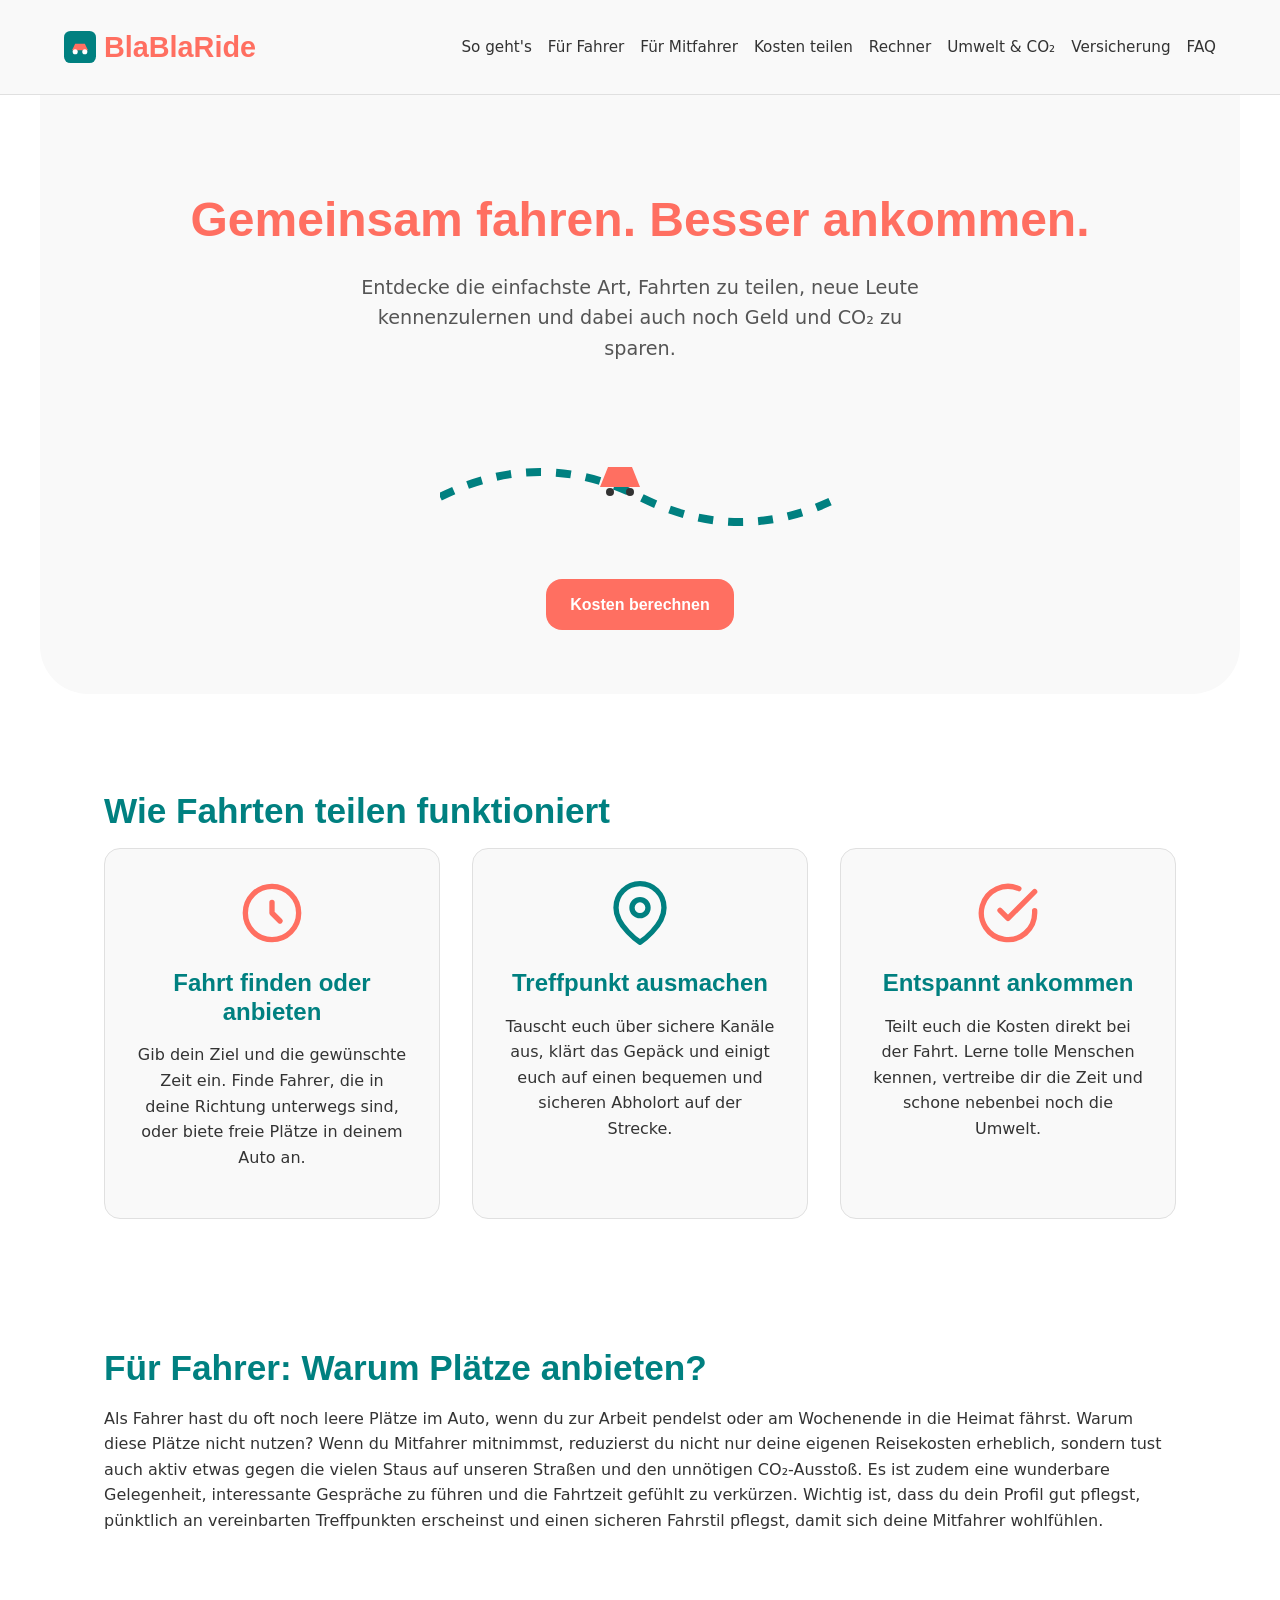
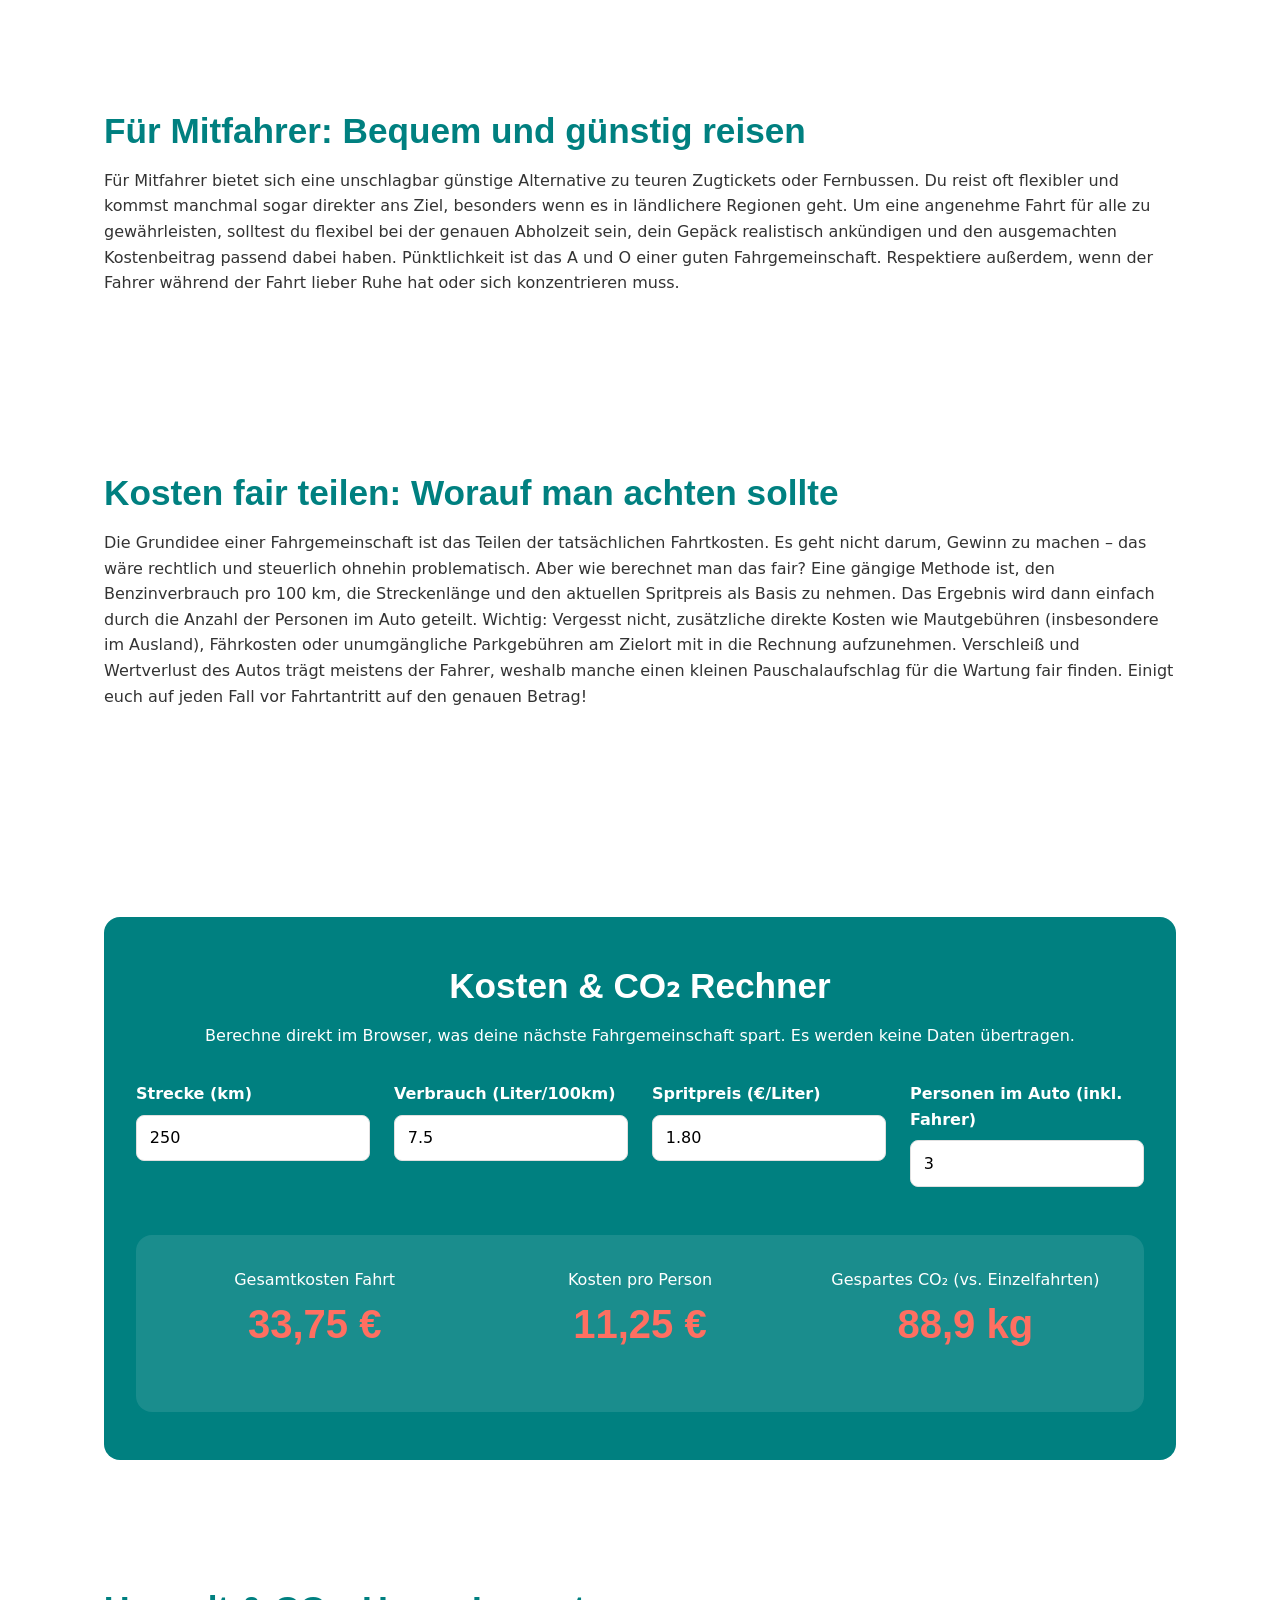
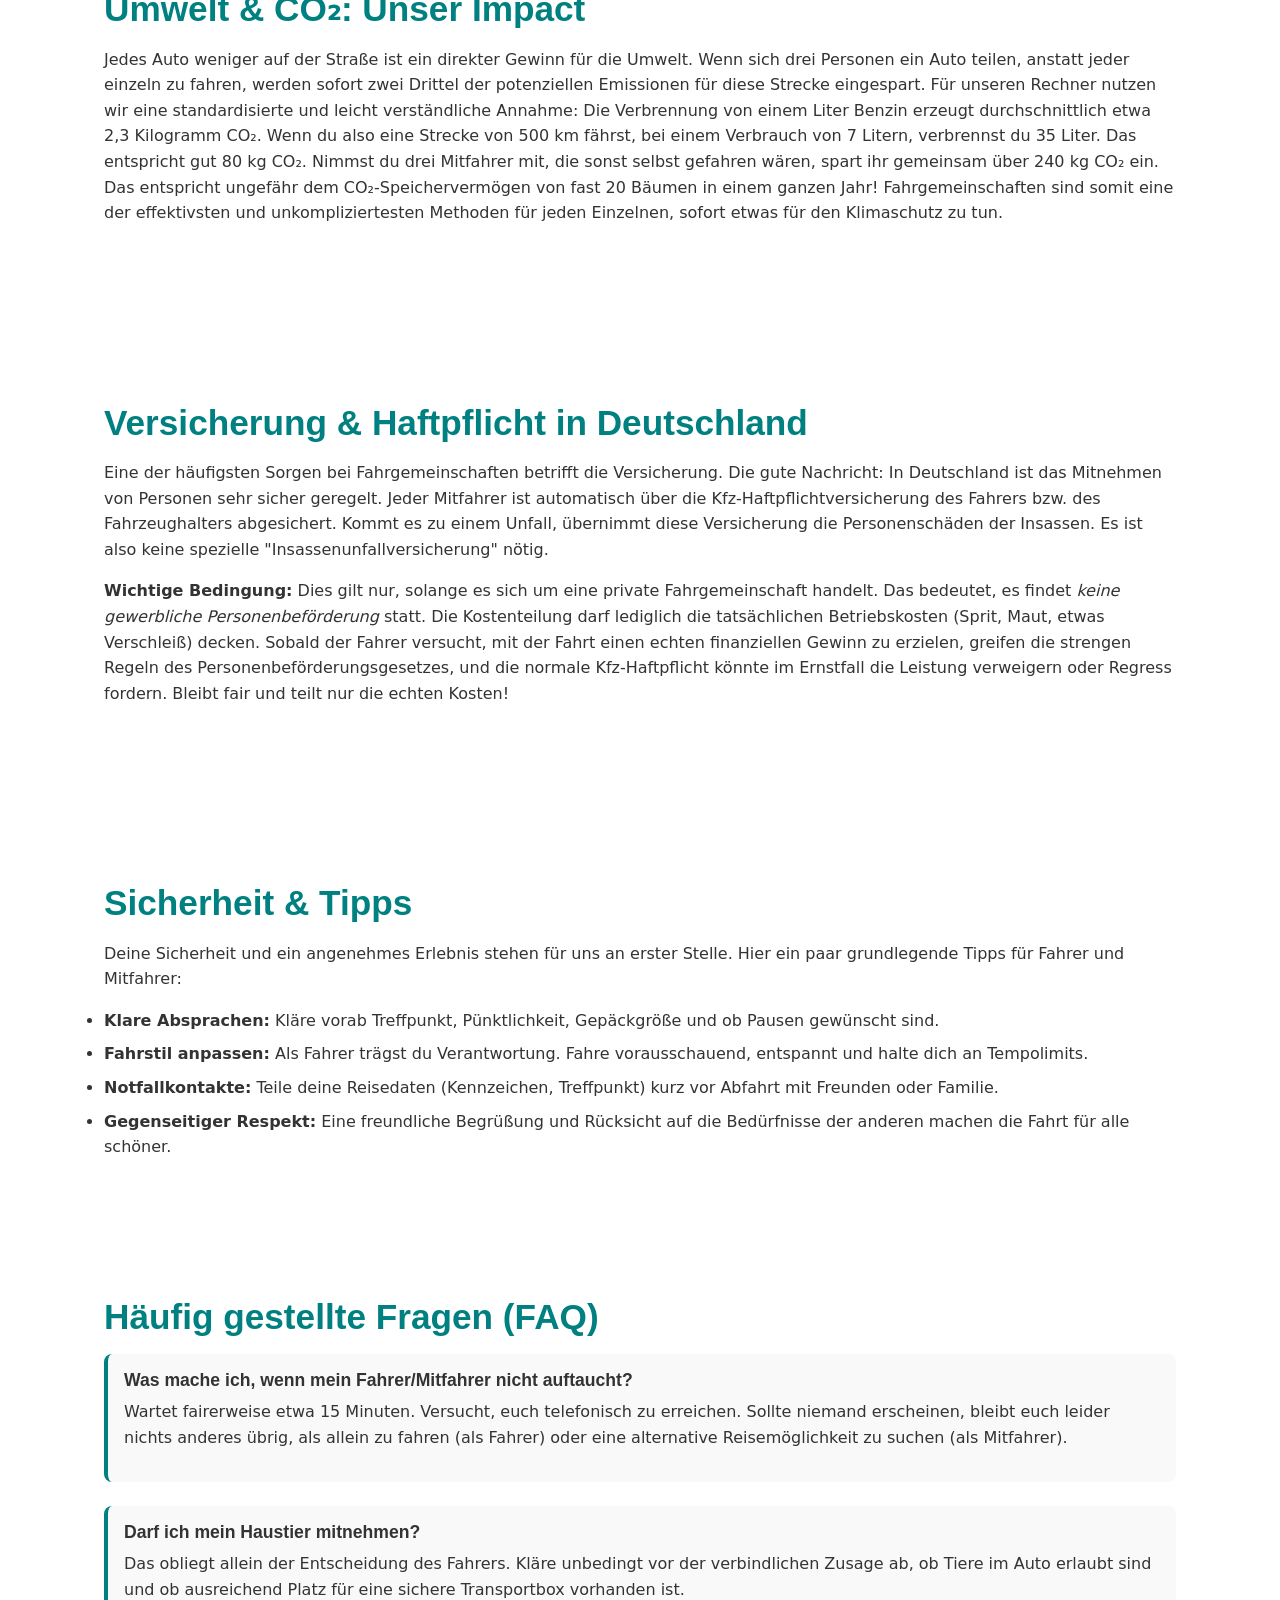
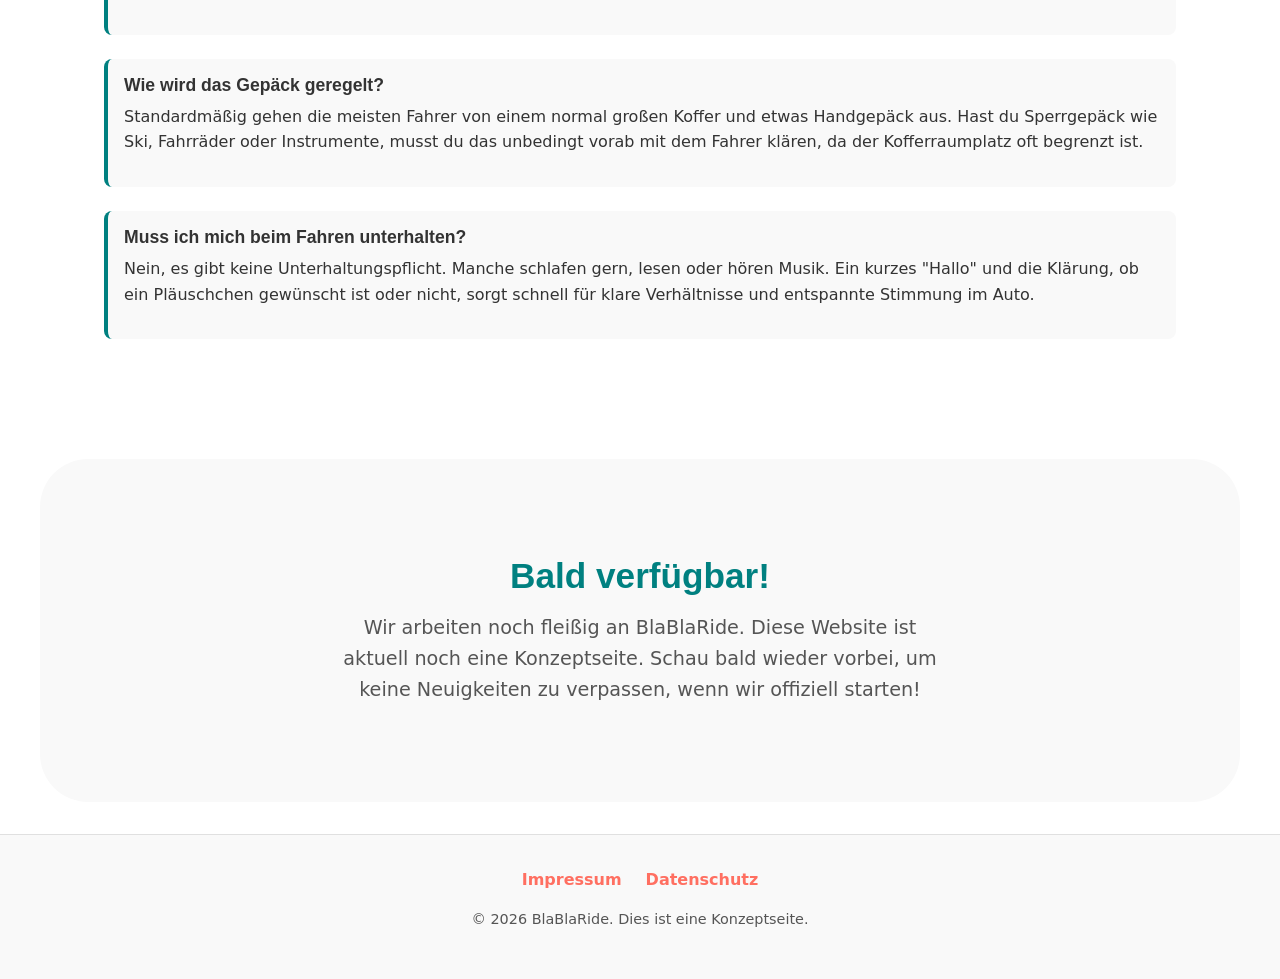
<file: index.html>
<!doctype html>
<html lang="de">
<head>
  <meta charset="utf-8">
  <meta name="viewport" content="width=device-width,initial-scale=1">
  <title>BlaBlaRide | Fahrgemeinschaften einfach machen</title>
  <meta name="description" content="BlaBlaRide: Die freundliche Plattform für Fahrgemeinschaften. Fahrtkosten teilen, CO2 sparen und gemeinsam besser ankommen.">

  <meta property="og:title" content="BlaBlaRide | Fahrgemeinschaften">
  <meta property="og:description" content="Gemeinsam fahren, Kosten teilen, Umwelt schonen.">
  <meta property="og:type" content="website">
  <meta property="og:url" content="https://blablaride.de/">
  <meta property="og:image" content="https://blablaride.de/favicon.svg">

  <link rel="icon" type="image/svg+xml" href="favicon.svg">
  <link rel="stylesheet" href="style.css">
  <style>
    /* Additional inline styles for new navigation if needed */
    .main-nav {
      display: flex;
      gap: 1rem;
      flex-wrap: wrap;
    }
    .main-nav a {
      font-size: 0.95rem;
      color: var(--color-text);
      font-weight: 500;
    }
    .main-nav a:hover {
      color: var(--color-coral);
    }
    @media (max-width: 768px) {
      header {
        flex-direction: column;
        align-items: flex-start;
        gap: 1rem;
      }
    }

    .content-section {
      margin-bottom: 2rem;
    }
    .content-section h3 {
      margin-top: 1.5rem;
      color: var(--color-coral);
    }

    .faq-item {
      margin-bottom: 1.5rem;
      padding: 1rem;
      background-color: var(--color-card-bg);
      border-radius: 8px;
      border-left: 4px solid var(--color-teal);
    }
    .faq-item h4 {
      margin-bottom: 0.5rem;
      color: var(--color-text);
      font-size: 1.1rem;
    }
  </style>
</head>
<body>

  <header>
    <a href="/" class="logo">
      <svg xmlns="http://www.w3.org/2000/svg" viewBox="0 0 100 100">
        <rect width="100" height="100" rx="20" fill="#008080" />
        <path d="M 25 60 L 75 60 L 65 40 L 35 40 Z" fill="#FF6F61" />
        <circle cx="35" cy="65" r="8" fill="#FFFFFF" />
        <circle cx="65" cy="65" r="8" fill="#FFFFFF" />
      </svg>
      BlaBlaRide
    </a>
    <nav class="main-nav" aria-label="Hauptnavigation">
      <a href="#so-gehts">So geht's</a>
      <a href="#fahrer">Für Fahrer</a>
      <a href="#mitfahrer">Für Mitfahrer</a>
      <a href="#kosten">Kosten teilen</a>
      <a href="#rechner">Rechner</a>
      <a href="#umwelt">Umwelt & CO₂</a>
      <a href="#versicherung">Versicherung</a>
      <a href="#faq">FAQ</a>
    </nav>
  </header>

  <main>
    <section class="hero">
      <h1>Gemeinsam fahren. Besser ankommen.</h1>
      <p>Entdecke die einfachste Art, Fahrten zu teilen, neue Leute kennenzulernen und dabei auch noch Geld und CO₂ zu sparen.</p>

      <svg class="illustration" xmlns="http://www.w3.org/2000/svg" viewBox="0 0 400 150">
        <path d="M0 100 Q 100 50, 200 100 T 400 100" fill="none" stroke="#008080" stroke-width="8" stroke-dasharray="15,15" />
        <g transform="translate(180, 75)">
          <path d="M -20 15 L 20 15 L 12 -5 L -12 -5 Z" fill="#FF6F61" />
          <circle cx="-10" cy="20" r="4" fill="#333" />
          <circle cx="10" cy="20" r="4" fill="#333" />
        </g>
      </svg>

      <a href="#rechner" class="btn">Kosten berechnen</a>
    </section>

    <section id="so-gehts">
      <h2>Wie Fahrten teilen funktioniert</h2>
      <div class="grid">
        <div class="card">
          <svg xmlns="http://www.w3.org/2000/svg" viewBox="0 0 24 24" fill="none" stroke="#FF6F61" stroke-width="2" stroke-linecap="round" stroke-linejoin="round"><circle cx="12" cy="12" r="10"></circle><path d="M12 8v4l3 3"></path></svg>
          <h3>Fahrt finden oder anbieten</h3>
          <p>Gib dein Ziel und die gewünschte Zeit ein. Finde Fahrer, die in deine Richtung unterwegs sind, oder biete freie Plätze in deinem Auto an.</p>
        </div>
        <div class="card">
          <svg xmlns="http://www.w3.org/2000/svg" viewBox="0 0 24 24" fill="none" stroke="#008080" stroke-width="2" stroke-linecap="round" stroke-linejoin="round"><path d="M21 10c0 7-9 13-9 13s-9-6-9-13a9 9 0 0 1 18 0z"></path><circle cx="12" cy="10" r="3"></circle></svg>
          <h3>Treffpunkt ausmachen</h3>
          <p>Tauscht euch über sichere Kanäle aus, klärt das Gepäck und einigt euch auf einen bequemen und sicheren Abholort auf der Strecke.</p>
        </div>
        <div class="card">
          <svg xmlns="http://www.w3.org/2000/svg" viewBox="0 0 24 24" fill="none" stroke="#FF6F61" stroke-width="2" stroke-linecap="round" stroke-linejoin="round"><path d="M22 11.08V12a10 10 0 1 1-5.93-9.14"></path><polyline points="22 4 12 14.01 9 11.01"></polyline></svg>
          <h3>Entspannt ankommen</h3>
          <p>Teilt euch die Kosten direkt bei der Fahrt. Lerne tolle Menschen kennen, vertreibe dir die Zeit und schone nebenbei noch die Umwelt.</p>
        </div>
      </div>
    </section>

    <section id="fahrer" class="content-section">
      <h2>Für Fahrer: Warum Plätze anbieten?</h2>
      <p>Als Fahrer hast du oft noch leere Plätze im Auto, wenn du zur Arbeit pendelst oder am Wochenende in die Heimat fährst. Warum diese Plätze nicht nutzen? Wenn du Mitfahrer mitnimmst, reduzierst du nicht nur deine eigenen Reisekosten erheblich, sondern tust auch aktiv etwas gegen die vielen Staus auf unseren Straßen und den unnötigen CO₂-Ausstoß. Es ist zudem eine wunderbare Gelegenheit, interessante Gespräche zu führen und die Fahrtzeit gefühlt zu verkürzen. Wichtig ist, dass du dein Profil gut pflegst, pünktlich an vereinbarten Treffpunkten erscheinst und einen sicheren Fahrstil pflegst, damit sich deine Mitfahrer wohlfühlen.</p>
    </section>

    <section id="mitfahrer" class="content-section">
      <h2>Für Mitfahrer: Bequem und günstig reisen</h2>
      <p>Für Mitfahrer bietet sich eine unschlagbar günstige Alternative zu teuren Zugtickets oder Fernbussen. Du reist oft flexibler und kommst manchmal sogar direkter ans Ziel, besonders wenn es in ländlichere Regionen geht. Um eine angenehme Fahrt für alle zu gewährleisten, solltest du flexibel bei der genauen Abholzeit sein, dein Gepäck realistisch ankündigen und den ausgemachten Kostenbeitrag passend dabei haben. Pünktlichkeit ist das A und O einer guten Fahrgemeinschaft. Respektiere außerdem, wenn der Fahrer während der Fahrt lieber Ruhe hat oder sich konzentrieren muss.</p>
    </section>

    <section id="kosten" class="content-section">
      <h2>Kosten fair teilen: Worauf man achten sollte</h2>
      <p>Die Grundidee einer Fahrgemeinschaft ist das Teilen der tatsächlichen Fahrtkosten. Es geht nicht darum, Gewinn zu machen – das wäre rechtlich und steuerlich ohnehin problematisch. Aber wie berechnet man das fair? Eine gängige Methode ist, den Benzinverbrauch pro 100 km, die Streckenlänge und den aktuellen Spritpreis als Basis zu nehmen. Das Ergebnis wird dann einfach durch die Anzahl der Personen im Auto geteilt. Wichtig: Vergesst nicht, zusätzliche direkte Kosten wie Mautgebühren (insbesondere im Ausland), Fährkosten oder unumgängliche Parkgebühren am Zielort mit in die Rechnung aufzunehmen. Verschleiß und Wertverlust des Autos trägt meistens der Fahrer, weshalb manche einen kleinen Pauschalaufschlag für die Wartung fair finden. Einigt euch auf jeden Fall vor Fahrtantritt auf den genauen Betrag!</p>
    </section>

    <section id="rechner">
      <div class="calculator">
        <h2>Kosten & CO₂ Rechner</h2>
        <p style="text-align:center;">Berechne direkt im Browser, was deine nächste Fahrgemeinschaft spart. Es werden keine Daten übertragen.</p>

        <form id="calc-form" class="calculator-form">
          <div class="form-group">
            <label for="calc-distance">Strecke (km)</label>
            <input type="number" id="calc-distance" value="250" min="1" step="1">
          </div>
          <div class="form-group">
            <label for="calc-consumption">Verbrauch (Liter/100km)</label>
            <input type="number" id="calc-consumption" value="7.5" min="1" step="0.1">
          </div>
          <div class="form-group">
            <label for="calc-price">Spritpreis (€/Liter)</label>
            <input type="number" id="calc-price" value="1.80" min="0.1" step="0.01">
          </div>
          <div class="form-group">
            <label for="calc-passengers">Personen im Auto (inkl. Fahrer)</label>
            <input type="number" id="calc-passengers" value="3" min="1" step="1">
          </div>
        </form>

        <div class="calculator-results">
          <div class="grid">
            <div class="result-item">
              <span class="result-label">Gesamtkosten Fahrt</span>
              <span class="result-value" id="res-total">0,00 €</span>
            </div>
            <div class="result-item">
              <span class="result-label">Kosten pro Person</span>
              <span class="result-value" id="res-per-person">0,00 €</span>
            </div>
            <div class="result-item">
              <span class="result-label">Gespartes CO₂ (vs. Einzelfahrten)</span>
              <span class="result-value" id="res-co2">0,0 kg</span>
            </div>
          </div>
        </div>
      </div>
    </section>

    <section id="umwelt" class="content-section">
      <h2>Umwelt & CO₂: Unser Impact</h2>
      <p>Jedes Auto weniger auf der Straße ist ein direkter Gewinn für die Umwelt. Wenn sich drei Personen ein Auto teilen, anstatt jeder einzeln zu fahren, werden sofort zwei Drittel der potenziellen Emissionen für diese Strecke eingespart. Für unseren Rechner nutzen wir eine standardisierte und leicht verständliche Annahme: Die Verbrennung von einem Liter Benzin erzeugt durchschnittlich etwa 2,3 Kilogramm CO₂. Wenn du also eine Strecke von 500 km fährst, bei einem Verbrauch von 7 Litern, verbrennst du 35 Liter. Das entspricht gut 80 kg CO₂. Nimmst du drei Mitfahrer mit, die sonst selbst gefahren wären, spart ihr gemeinsam über 240 kg CO₂ ein. Das entspricht ungefähr dem CO₂-Speichervermögen von fast 20 Bäumen in einem ganzen Jahr! Fahrgemeinschaften sind somit eine der effektivsten und unkompliziertesten Methoden für jeden Einzelnen, sofort etwas für den Klimaschutz zu tun.</p>
    </section>

    <section id="versicherung" class="content-section">
      <h2>Versicherung & Haftpflicht in Deutschland</h2>
      <p>Eine der häufigsten Sorgen bei Fahrgemeinschaften betrifft die Versicherung. Die gute Nachricht: In Deutschland ist das Mitnehmen von Personen sehr sicher geregelt. Jeder Mitfahrer ist automatisch über die Kfz-Haftpflichtversicherung des Fahrers bzw. des Fahrzeughalters abgesichert. Kommt es zu einem Unfall, übernimmt diese Versicherung die Personenschäden der Insassen. Es ist also keine spezielle "Insassenunfallversicherung" nötig. </p>
      <p><strong>Wichtige Bedingung:</strong> Dies gilt nur, solange es sich um eine private Fahrgemeinschaft handelt. Das bedeutet, es findet <em>keine gewerbliche Personenbeförderung</em> statt. Die Kostenteilung darf lediglich die tatsächlichen Betriebskosten (Sprit, Maut, etwas Verschleiß) decken. Sobald der Fahrer versucht, mit der Fahrt einen echten finanziellen Gewinn zu erzielen, greifen die strengen Regeln des Personenbeförderungsgesetzes, und die normale Kfz-Haftpflicht könnte im Ernstfall die Leistung verweigern oder Regress fordern. Bleibt fair und teilt nur die echten Kosten!</p>
    </section>

    <section id="sicherheit">
      <h2>Sicherheit & Tipps</h2>
      <p>Deine Sicherheit und ein angenehmes Erlebnis stehen für uns an erster Stelle. Hier ein paar grundlegende Tipps für Fahrer und Mitfahrer:</p>
      <ul>
        <li style="margin-bottom:0.5rem"><strong>Klare Absprachen:</strong> Kläre vorab Treffpunkt, Pünktlichkeit, Gepäckgröße und ob Pausen gewünscht sind.</li>
        <li style="margin-bottom:0.5rem"><strong>Fahrstil anpassen:</strong> Als Fahrer trägst du Verantwortung. Fahre vorausschauend, entspannt und halte dich an Tempolimits.</li>
        <li style="margin-bottom:0.5rem"><strong>Notfallkontakte:</strong> Teile deine Reisedaten (Kennzeichen, Treffpunkt) kurz vor Abfahrt mit Freunden oder Familie.</li>
        <li style="margin-bottom:0.5rem"><strong>Gegenseitiger Respekt:</strong> Eine freundliche Begrüßung und Rücksicht auf die Bedürfnisse der anderen machen die Fahrt für alle schöner.</li>
      </ul>
    </section>

    <section id="faq" class="content-section">
      <h2>Häufig gestellte Fragen (FAQ)</h2>
      <div class="faq-item">
        <h4>Was mache ich, wenn mein Fahrer/Mitfahrer nicht auftaucht?</h4>
        <p>Wartet fairerweise etwa 15 Minuten. Versucht, euch telefonisch zu erreichen. Sollte niemand erscheinen, bleibt euch leider nichts anderes übrig, als allein zu fahren (als Fahrer) oder eine alternative Reisemöglichkeit zu suchen (als Mitfahrer).</p>
      </div>
      <div class="faq-item">
        <h4>Darf ich mein Haustier mitnehmen?</h4>
        <p>Das obliegt allein der Entscheidung des Fahrers. Kläre unbedingt vor der verbindlichen Zusage ab, ob Tiere im Auto erlaubt sind und ob ausreichend Platz für eine sichere Transportbox vorhanden ist.</p>
      </div>
      <div class="faq-item">
        <h4>Wie wird das Gepäck geregelt?</h4>
        <p>Standardmäßig gehen die meisten Fahrer von einem normal großen Koffer und etwas Handgepäck aus. Hast du Sperrgepäck wie Ski, Fahrräder oder Instrumente, musst du das unbedingt vorab mit dem Fahrer klären, da der Kofferraumplatz oft begrenzt ist.</p>
      </div>
      <div class="faq-item">
        <h4>Muss ich mich beim Fahren unterhalten?</h4>
        <p>Nein, es gibt keine Unterhaltungspflicht. Manche schlafen gern, lesen oder hören Musik. Ein kurzes "Hallo" und die Klärung, ob ein Pläuschchen gewünscht ist oder nicht, sorgt schnell für klare Verhältnisse und entspannte Stimmung im Auto.</p>
      </div>
    </section>

    <section id="newsletter" class="hero" style="border-radius: 3rem; margin-top: 2rem;">
      <h2>Bald verfügbar!</h2>
      <p>Wir arbeiten noch fleißig an BlaBlaRide. Diese Website ist aktuell noch eine Konzeptseite. Schau bald wieder vorbei, um keine Neuigkeiten zu verpassen, wenn wir offiziell starten!</p>
    </section>

  </main>

  <footer>
    <nav aria-label="Fußzeile">
      <a href="impressum.html">Impressum</a>
      <a href="datenschutz.html">Datenschutz</a>
    </nav>
    <p>&copy; 2026 BlaBlaRide. Dies ist eine Konzeptseite.</p>
  </footer>

  <script src="script.js"></script>
</body>
</html>
</file>
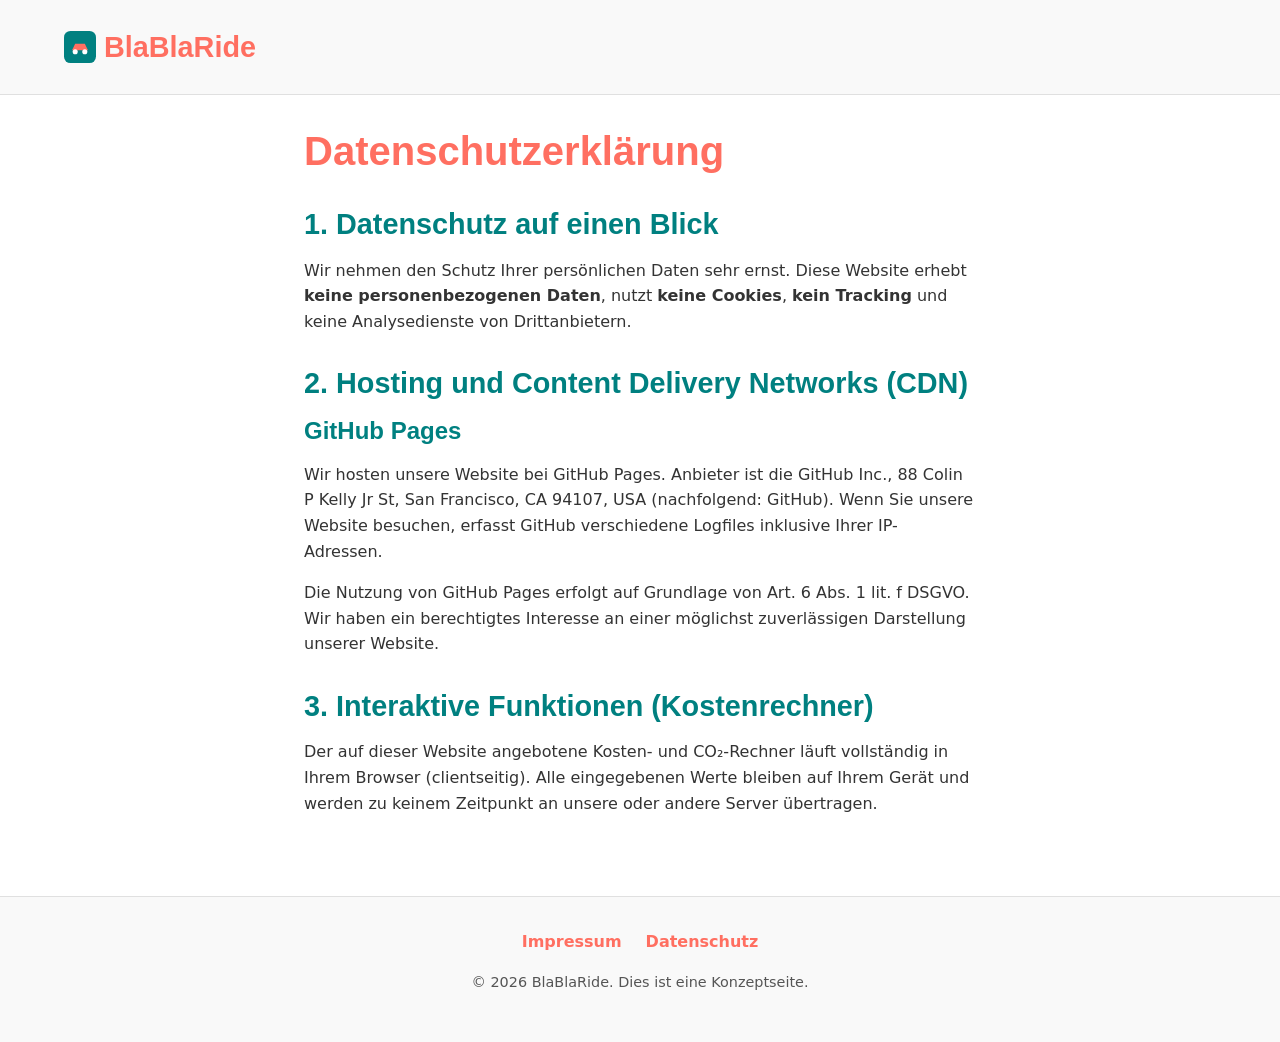
<file: datenschutz.html>
<!doctype html>
<html lang="de">
<head>
  <meta charset="utf-8">
  <meta name="viewport" content="width=device-width,initial-scale=1">
  <title>Datenschutz | BlaBlaRide</title>
  <meta name="robots" content="noindex">
  <link rel="icon" type="image/svg+xml" href="favicon.svg">
  <link rel="stylesheet" href="style.css">
</head>
<body>

  <header>
    <a href="/" class="logo">
      <svg xmlns="http://www.w3.org/2000/svg" viewBox="0 0 100 100">
        <rect width="100" height="100" rx="20" fill="#008080" />
        <path d="M 25 60 L 75 60 L 65 40 L 35 40 Z" fill="#FF6F61" />
        <circle cx="35" cy="65" r="8" fill="#FFFFFF" />
        <circle cx="65" cy="65" r="8" fill="#FFFFFF" />
      </svg>
      BlaBlaRide
    </a>
  </header>

  <main>
    <section class="text-page">
      <h1>Datenschutzerklärung</h1>

      <h2>1. Datenschutz auf einen Blick</h2>
      <p>Wir nehmen den Schutz Ihrer persönlichen Daten sehr ernst. Diese Website erhebt <strong>keine personenbezogenen Daten</strong>, nutzt <strong>keine Cookies</strong>, <strong>kein Tracking</strong> und keine Analysedienste von Drittanbietern.</p>

      <h2>2. Hosting und Content Delivery Networks (CDN)</h2>
      <h3>GitHub Pages</h3>
      <p>Wir hosten unsere Website bei GitHub Pages. Anbieter ist die GitHub Inc., 88 Colin P Kelly Jr St, San Francisco, CA 94107, USA (nachfolgend: GitHub). Wenn Sie unsere Website besuchen, erfasst GitHub verschiedene Logfiles inklusive Ihrer IP-Adressen.</p>
      <p>Die Nutzung von GitHub Pages erfolgt auf Grundlage von Art. 6 Abs. 1 lit. f DSGVO. Wir haben ein berechtigtes Interesse an einer möglichst zuverlässigen Darstellung unserer Website.</p>

      <h2>3. Interaktive Funktionen (Kostenrechner)</h2>
      <p>Der auf dieser Website angebotene Kosten- und CO₂-Rechner läuft vollständig in Ihrem Browser (clientseitig). Alle eingegebenen Werte bleiben auf Ihrem Gerät und werden zu keinem Zeitpunkt an unsere oder andere Server übertragen.</p>
    </section>
  </main>

  <footer>
    <nav aria-label="Fußzeile">
      <a href="impressum.html">Impressum</a>
      <a href="datenschutz.html">Datenschutz</a>
    </nav>
    <p>&copy; 2026 BlaBlaRide. Dies ist eine Konzeptseite.</p>
  </footer>

</body>
</html>
</file>
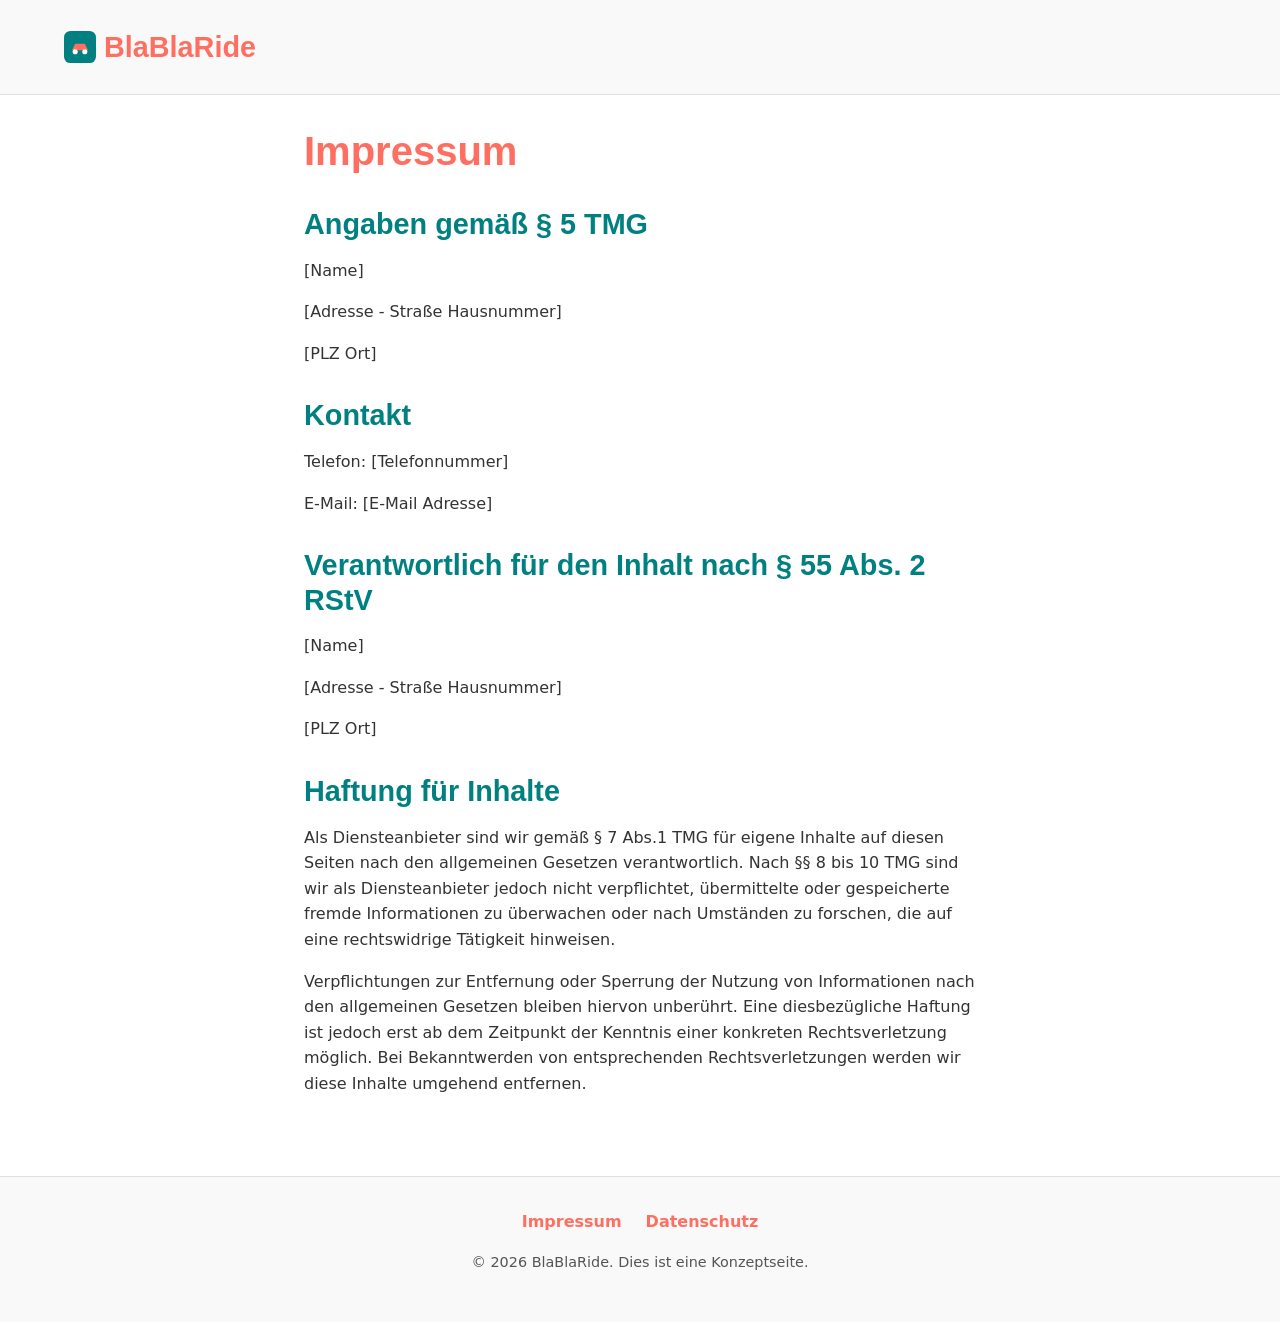
<file: impressum.html>
<!doctype html>
<html lang="de">
<head>
  <meta charset="utf-8">
  <meta name="viewport" content="width=device-width,initial-scale=1">
  <title>Impressum | BlaBlaRide</title>
  <meta name="robots" content="noindex">
  <link rel="icon" type="image/svg+xml" href="favicon.svg">
  <link rel="stylesheet" href="style.css">
</head>
<body>

  <header>
    <a href="/" class="logo">
      <svg xmlns="http://www.w3.org/2000/svg" viewBox="0 0 100 100">
        <rect width="100" height="100" rx="20" fill="#008080" />
        <path d="M 25 60 L 75 60 L 65 40 L 35 40 Z" fill="#FF6F61" />
        <circle cx="35" cy="65" r="8" fill="#FFFFFF" />
        <circle cx="65" cy="65" r="8" fill="#FFFFFF" />
      </svg>
      BlaBlaRide
    </a>
  </header>

  <main>
    <section class="text-page">
      <h1>Impressum</h1>

      <h2>Angaben gemäß § 5 TMG</h2>
      <p>[Name]</p>
      <p>[Adresse - Straße Hausnummer]</p>
      <p>[PLZ Ort]</p>

      <h2>Kontakt</h2>
      <p>Telefon: [Telefonnummer]</p>
      <p>E-Mail: [E-Mail Adresse]</p>

      <h2>Verantwortlich für den Inhalt nach § 55 Abs. 2 RStV</h2>
      <p>[Name]</p>
      <p>[Adresse - Straße Hausnummer]</p>
      <p>[PLZ Ort]</p>

      <h2>Haftung für Inhalte</h2>
      <p>Als Diensteanbieter sind wir gemäß § 7 Abs.1 TMG für eigene Inhalte auf diesen Seiten nach den allgemeinen Gesetzen verantwortlich. Nach §§ 8 bis 10 TMG sind wir als Diensteanbieter jedoch nicht verpflichtet, übermittelte oder gespeicherte fremde Informationen zu überwachen oder nach Umständen zu forschen, die auf eine rechtswidrige Tätigkeit hinweisen.</p>
      <p>Verpflichtungen zur Entfernung oder Sperrung der Nutzung von Informationen nach den allgemeinen Gesetzen bleiben hiervon unberührt. Eine diesbezügliche Haftung ist jedoch erst ab dem Zeitpunkt der Kenntnis einer konkreten Rechtsverletzung möglich. Bei Bekanntwerden von entsprechenden Rechtsverletzungen werden wir diese Inhalte umgehend entfernen.</p>
    </section>
  </main>

  <footer>
    <nav aria-label="Fußzeile">
      <a href="impressum.html">Impressum</a>
      <a href="datenschutz.html">Datenschutz</a>
    </nav>
    <p>&copy; 2026 BlaBlaRide. Dies ist eine Konzeptseite.</p>
  </footer>

</body>
</html>
</file>
<file: style.css>
:root {
  --color-coral: #FF6F61;
  --color-teal: #008080;
  --color-bg: #FFFFFF;
  --color-text: #333333;
  --color-text-light: #555555;
  --color-card-bg: #F9F9F9;
  --color-border: #E0E0E0;
  --font-heading: ui-rounded, 'Hiragino Maru Gothic ProN', Quicksand, Comfortaa, Manjari, 'Arial Rounded MT', 'Arial Rounded MT Bold', Calibri, Candara, Segoe, "Segoe UI", Optima, Arial, sans-serif;
  --font-body: system-ui, -apple-system, BlinkMacSystemFont, "Segoe UI", Roboto, Oxygen, Ubuntu, Cantarell, "Open Sans", "Helvetica Neue", sans-serif;
  --border-radius: 16px;
  --spacing: 1.5rem;
}

@media (prefers-color-scheme: dark) {
  :root {
    --color-bg: #1A1A1A;
    --color-text: #F0F0F0;
    --color-text-light: #CCCCCC;
    --color-card-bg: #2A2A2A;
    --color-border: #444444;
    --color-coral: #FF857A;
    --color-teal: #40B0B0;
  }
}

* {
  box-sizing: border-box;
  margin: 0;
  padding: 0;
}

body {
  font-family: var(--font-body);
  background-color: var(--color-bg);
  color: var(--color-text);
  line-height: 1.6;
  overflow-x: hidden;
  display: flex;
  flex-direction: column;
  min-height: 100vh;
}

h1, h2, h3, h4, h5, h6 {
  font-family: var(--font-heading);
  color: var(--color-teal);
  margin-bottom: 1rem;
  line-height: 1.2;
}

h1 {
  font-size: 3rem;
  color: var(--color-coral);
}

h2 {
  font-size: 2.2rem;
}

h3 {
  font-size: 1.5rem;
}

p {
  margin-bottom: 1rem;
}

a {
  color: var(--color-coral);
  text-decoration: none;
  font-weight: 600;
  transition: color 0.2s ease;
}

a:hover, a:focus {
  color: var(--color-teal);
  text-decoration: underline;
}

a:focus, button:focus, input:focus {
  outline: 3px solid var(--color-coral);
  outline-offset: 2px;
}

header {
  background-color: var(--color-card-bg);
  padding: 1.5rem 5%;
  display: flex;
  justify-content: space-between;
  align-items: center;
  border-bottom: 1px solid var(--color-border);
}

.logo {
  font-family: var(--font-heading);
  font-size: 1.8rem;
  font-weight: 700;
  color: var(--color-coral);
  display: flex;
  align-items: center;
  gap: 0.5rem;
  text-decoration: none;
}

.logo:hover {
  text-decoration: none;
  color: var(--color-coral);
}

.logo svg {
  width: 32px;
  height: 32px;
}

main {
  flex: 1;
}

section {
  padding: 4rem 5%;
  max-width: 1200px;
  margin: 0 auto;
}

.hero {
  text-align: center;
  padding: 6rem 5% 4rem;
  background-color: var(--color-card-bg);
  border-radius: 0 0 3rem 3rem;
  margin-bottom: 2rem;
}

.hero h1 {
  margin-bottom: 1.5rem;
}

.hero p {
  font-size: 1.2rem;
  max-width: 600px;
  margin: 0 auto 2rem;
  color: var(--color-text-light);
}

.btn {
  display: inline-block;
  background-color: var(--color-coral);
  color: #fff;
  padding: 0.8rem 1.5rem;
  border-radius: var(--border-radius);
  font-weight: 600;
  font-family: var(--font-heading);
  border: none;
  cursor: pointer;
  transition: transform 0.2s, background-color 0.2s;
  text-align: center;
}

.btn:hover {
  background-color: var(--color-teal);
  color: #fff;
  text-decoration: none;
}

.btn:active {
  transform: scale(0.98);
}

@media (prefers-reduced-motion: reduce) {
  * {
    animation-duration: 0.01ms !important;
    animation-iteration-count: 1 !important;
    transition-duration: 0.01ms !important;
    scroll-behavior: auto !important;
  }
}

.grid {
  display: grid;
  grid-template-columns: repeat(auto-fit, minmax(280px, 1fr));
  gap: 2rem;
}

.card {
  background-color: var(--color-card-bg);
  padding: 2rem;
  border-radius: var(--border-radius);
  border: 1px solid var(--color-border);
  text-align: center;
}

.card svg {
  width: 64px;
  height: 64px;
  margin-bottom: 1rem;
}

.calculator {
  background-color: var(--color-teal);
  color: #fff;
  padding: 3rem 2rem;
  border-radius: var(--border-radius);
  margin-top: 2rem;
}

.calculator h2 {
  color: #fff;
  text-align: center;
}

.calculator-form {
  display: grid;
  grid-template-columns: repeat(auto-fit, minmax(200px, 1fr));
  gap: 1.5rem;
  margin-top: 2rem;
}

.form-group {
  display: flex;
  flex-direction: column;
}

.form-group label {
  font-weight: 600;
  margin-bottom: 0.5rem;
}

.form-group input {
  padding: 0.8rem;
  border-radius: 8px;
  border: 1px solid var(--color-border);
  font-size: 1rem;
  font-family: var(--font-body);
}

.calculator-results {
  margin-top: 3rem;
  background-color: rgba(255, 255, 255, 0.1);
  padding: 2rem;
  border-radius: var(--border-radius);
  text-align: center;
}

.result-item {
  margin-bottom: 1.5rem;
}

.result-item:last-child {
  margin-bottom: 0;
}

.result-value {
  font-size: 2.5rem;
  font-weight: 700;
  font-family: var(--font-heading);
  color: var(--color-coral);
  display: block;
}

@media (prefers-color-scheme: dark) {
  .calculator-results {
    background-color: rgba(0, 0, 0, 0.2);
  }
  .result-value {
    color: var(--color-coral);
  }
}


footer {
  background-color: var(--color-card-bg);
  padding: 2rem 5%;
  text-align: center;
  border-top: 1px solid var(--color-border);
  margin-top: auto;
}

footer nav {
  margin-bottom: 1rem;
  display: flex;
  justify-content: center;
  gap: 1.5rem;
  flex-wrap: wrap;
}

footer p {
  color: var(--color-text-light);
  font-size: 0.9rem;
}

.illustration {
  width: 100%;
  max-width: 400px;
  height: auto;
  margin: 2rem auto;
  display: block;
}

.newsletter {
  text-align: center;
  max-width: 600px;
  margin: 0 auto;
}

.newsletter form {
  display: flex;
  gap: 1rem;
  margin-top: 1.5rem;
}

.newsletter input[type="email"] {
  flex: 1;
  padding: 0.8rem;
  border-radius: var(--border-radius);
  border: 1px solid var(--color-border);
  font-size: 1rem;
  background-color: var(--color-bg);
  color: var(--color-text);
}

@media (max-width: 600px) {
  .newsletter form {
    flex-direction: column;
  }
}

.text-page {
  max-width: 800px;
  padding-top: 2rem;
}

.text-page h1 {
  font-size: 2.5rem;
  margin-bottom: 2rem;
}

.text-page h2 {
  font-size: 1.8rem;
  margin-top: 2rem;
}
</file>
